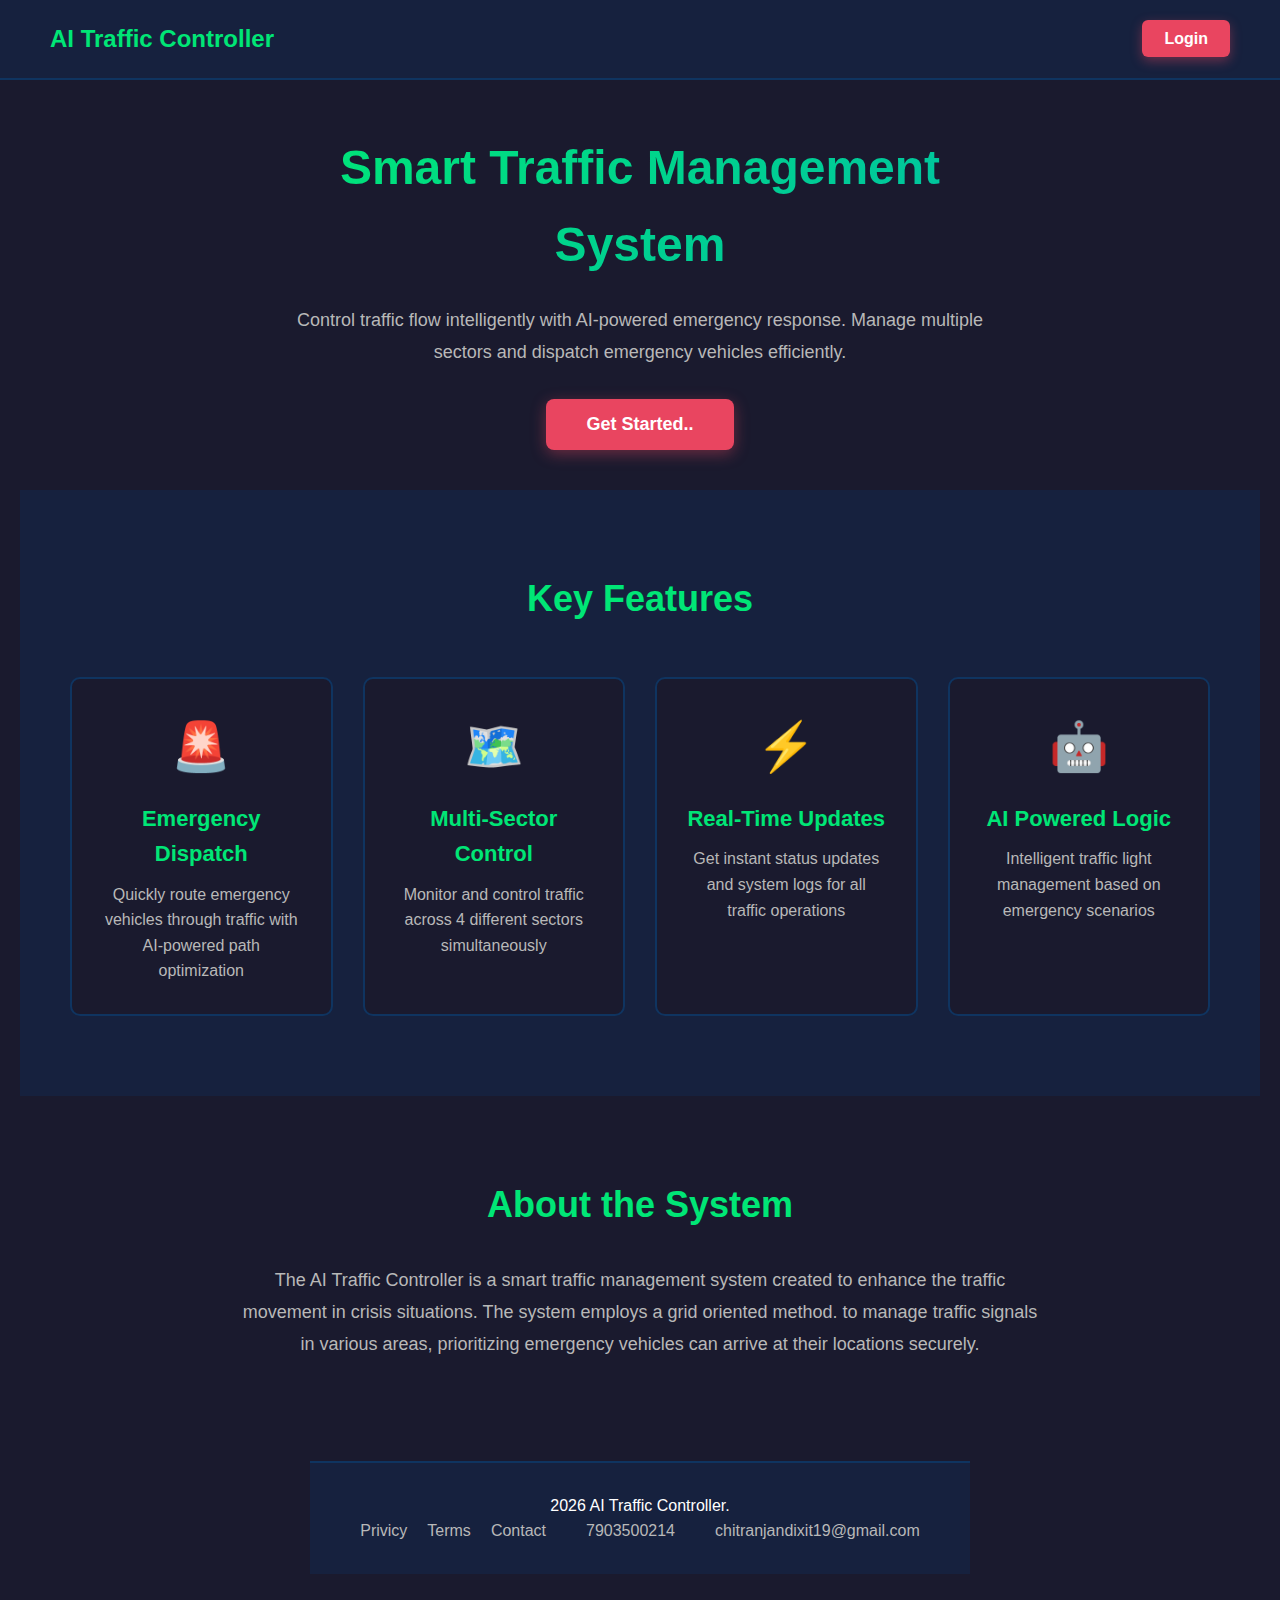
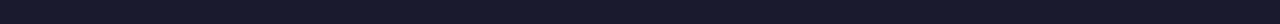
<file: index.html>
<!DOCTYPE html>
<html lang="en">
<head>
    <meta charset="UTF-8">
    <meta name="viewport" content="width=device-width, initial-scale=1.0">
    <link rel="stylesheet" href="hero-style.css">
    <title>AI Trafic Controller</title>
</head>
<body>
    <header class="navbar">
        <div class="logo">
            <h2>AI Traffic Controller</h2>
        </div>
        <nav>
            <a class="lgn-button" href="login.html">Login</a>
        </nav>
    </header>

    <section class="hero-section" id="home">
        <div class="hero-content">
            <h1 class="hero-title">Smart Traffic Management System</h1>
            <p class="hero-description">
                Control traffic flow intelligently with AI-powered emergency response. 
                Manage multiple sectors and dispatch emergency vehicles efficiently.
            </p>
            <button class="cta-button" onclick="window.location.href='hero.html'">
                Get Started..
            </button>
        </div>

        <section class="features-section" id="features">
            <h2 class="section-title">Key Features</h2>
            <div class="features-grid">

                <!--Feature 1-->
                <div class="feature-card">
                    <div class="feature-icon">🚨</div>
                    <h3>Emergency Dispatch</h3>
                    <p>Quickly route emergency vehicles through traffic with AI-powered path optimization</p>
                </div>
                <!--Feature 2-->
                <div class="feature-card">
                    <div class="feature-icon">🗺️</div>
                    <h3>Multi-Sector Control</h3>
                    <p>Monitor and control traffic across 4 different sectors simultaneously</p>
                </div>
                <!-- Feature 3 -->
                <div class="feature-card">
                    <div class="feature-icon">⚡</div>
                    <h3>Real-Time Updates</h3>
                    <p>Get instant status updates and system logs for all traffic operations</p>
                </div>
                <!--Feature 4-->
                <div class="feature-card">
                    <div class="feature-icon">🤖</div>
                    <h3>AI Powered Logic</h3>
                    <p>Intelligent traffic light management based on emergency scenarios</p>
                </div>
            </div>
        </section>
        <section class="about-section" id="about">
            <div class="about-content">
                <h2>About the System</h2>
                <p>
                    The AI Traffic Controller is a smart traffic management system created to
                    enhance the traffic movement in crisis situations. The system employs a grid oriented method.
                    to manage traffic signals in various areas, prioritizing emergency vehicles
                    can arrive at their locations securely.
                </p>
            </div>
        </section>
        <footer class="footer">
            
                <p>2026 AI Traffic Controller.</p>
                <div class="footer-links">
                    <a href="#">Privicy</a>
                    <a href="#">Terms</a>
                    <a href="#">Contact </a>
                     <br>
                    <p> 7903500214</p>
                    <br>
                    <p> chitranjandixit19@gmail.com</p>
                
                </div>
         
        </footer>
    </section>
</body>
</html>
</file>
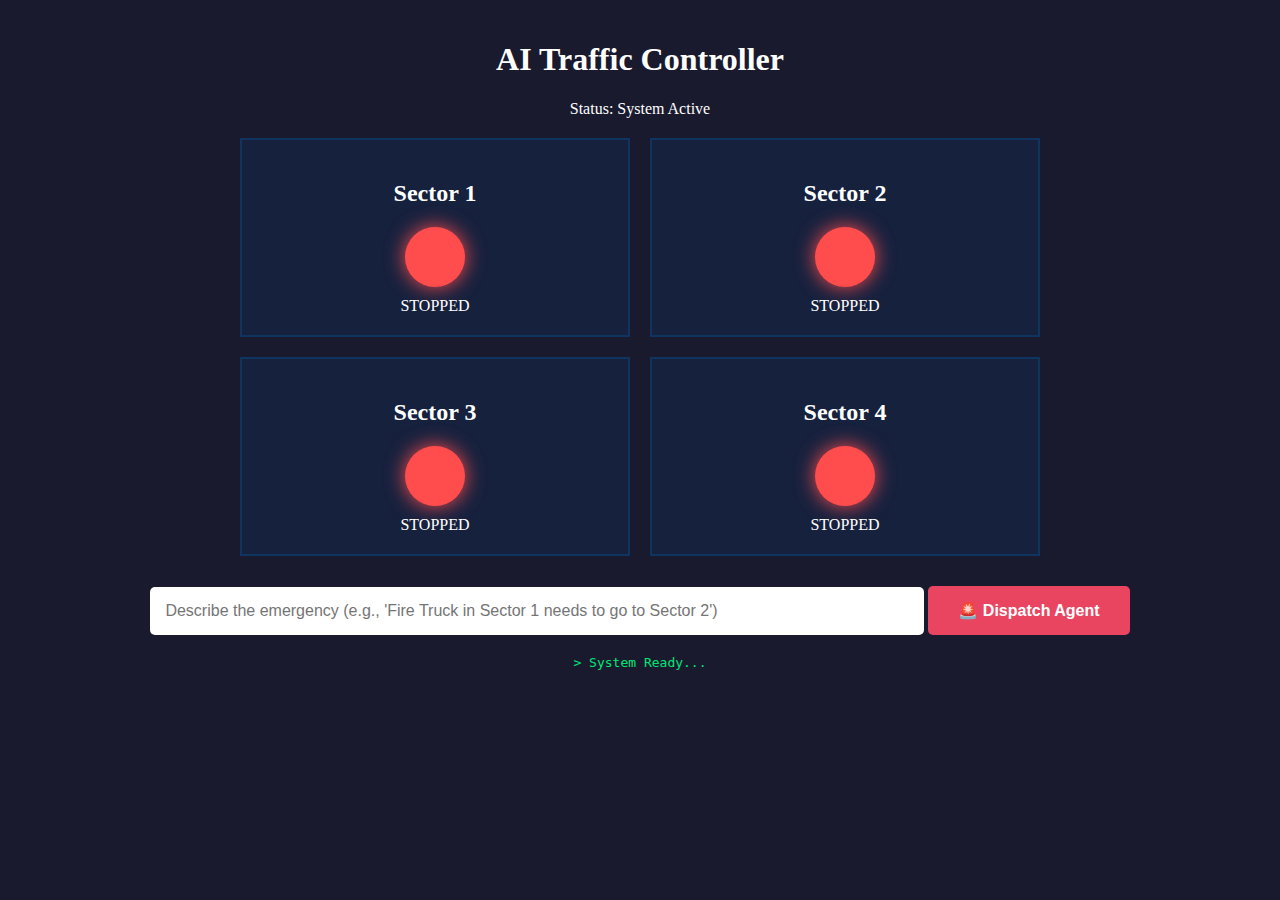
<file: hero.html>
<!DOCTYPE html>
<html lang="en">
<head>
    <meta charset="UTF-8">
    <meta name="viewport" content="width=device-width, initial-scale=1.0">
    <title>Agentic Traffic Control</title>
    <link rel="stylesheet" href="style.css">
</head>
<body>
    <div class="header">
        <h1>AI Traffic Controller</h1>
        <p>Status: <span id="system-status">System Active</span></p>
    </div>

    <div class="city-grid">
        <div class="sector" id="sector1">
            <h2>Sector 1</h2>
            <div class="traffic-light red"></div>
            <span class="status-text">STOPPED</span>
        </div>

        <div class="sector" id="sector2">
            <h2>Sector 2</h2>
            <div class="traffic-light red"></div>
            <span class="status-text">STOPPED</span>
        </div>

        <div class="sector" id="sector3">
            <h2>Sector 3</h2>
            <div class="traffic-light red"></div>
            <span class="status-text">STOPPED</span>
        </div>

        <div class="sector" id="sector4">
            <h2>Sector 4</h2>
            <div class="traffic-light red"></div>
            <span class="status-text">STOPPED</span>
        </div>
    </div>

    <div class="control-panel">
        <input type="text" id="emergencyInput" placeholder="Describe the emergency (e.g., 'Fire Truck in Sector 1 needs to go to Sector 2')">
        <button onclick="sendAlert()">🚨 Dispatch Agent</button>
    </div>

    <div class="agent-log" id="agentLog">
        > System Ready...
    </div>

    <script src="script.js"></script>
</body>
</html>
</file>
<file: hero-style.css>
* {
    margin: 0;
    padding: 0;
    box-sizing: border-box;
}
body {
    font-family:'Segoe UI', Verdana, sans-serif;
    background-color: #1a1a2e;
    color: white;
    line-height: 1.6;
}
.navbar {
    display: flex;
    justify-content: space-between;
    align-items: center;
    padding: 20px 50px;
    background-color: #16213e;
    border-bottom: 2px solid #0f3460;
}
.logo h2 {
    color: #00e676;
    font-size: 24px;
}
.navbar nav a {
    color: white;
    text-decoration: none;
    margin-left: 30px;
    font-size: 16px;
    transition: color 0.3s;
}
.navbar nav a:hover{
    color: #00e676;
}
.hero-section {
    display: flex;
    flex-direction: column;
    align-items: center;
    justify-content: center;
    min-height: 70vh;
    padding: 50px 20px;
    text-align: center;
}
.hero-content {
    max-width: 700px;
    margin-bottom: 40px;
}
.hero-title{
    font-size: 48px;
    margin-bottom: 20px;
    background: linear-gradient(135deg, #00e676, #00bfa5);
    -webkit-background-clip: text;
    -webkit-text-fill-color: transparent;
    background-clip: text;
}
.hero-description {
    font-size: 18px;
    color: #b8b8b8;
    margin-bottom: 30px;
    line-height: 1.8;
}
.lgn-button {
    padding: 10px 22px;
    font-size: 16px;
    font-weight: 600;
    color: #ffffff;
    background-color: #e94560;
    border: none;
    border-radius: 6px;
    cursor: pointer;
    transition: all 0.3s ease;
    box-shadow: 0 4px 12px rgba(233, 69, 96, 0.4);
}

.lgn-button:hover {
    background-color: #ff2e4d;
    transform: translateY(-2px);
    box-shadow: 0 6px 18px rgba(233, 69, 96, 0.6);
}

.lgn-button:active {
    transform: translateY(0);
    box-shadow: 0 3px 10px rgba(233, 69, 96, 0.4);
}

.cta-button {
    padding: 15px 40px;
    font-size: 18px;
    font-weight: bold;
    color: white;
    background-color: #e94560;
    border: none;
    border-radius: 8px;
    cursor: pointer;
    transition: all 0.3s ease;
    box-shadow: 0 4px 15px rgba(233, 69, 96, 0.4);
}
.cta-button:hover{
    background-color: #ff2e4d;
    transform: translatey(-2px);
    box-shadow: 0 6px 20px rgba(233, 69, 96, 0.6);
}
.hero-visual{
    margin-top: 20px;
}
.traffic-demo{
    display: flex;
    gap: 30px;
    justify-content: center;
}
.demo-light {
    width: 40px;
    height: 40px;
    border-radius: 50%;
    box-shadow: 0 0 20px currentColor;
}
.features-section {
    padding: 80px 50px;
    background-color: #16213e;
}
.section-title {
    text-align: center;
    font-size: 36px;
    margin-bottom: 50px;
    color: #00e676;
}
.features-grid {
    display: grid;
    grid-template-columns: repeat(auto-fit, minmax(250px, 1fr));
    gap:30px;
    max-width: 1200px;
    margin: 0 auto;
}
.feature-card{
    background-color: #1a1a2e;
    padding: 30px;
    border-radius: 10px;
    border: 2px solid #0f3460;
    text-align: center;
    transition: transform 0.3s border-colorr 0.3s;
}
.feature-card:hover{
    transform: translatey(-5px);
    border-color: #00e676;
}
.feature-icon {
    font-size: 48px;
    margin-bottom: 15px;
}
.feature-card h3 {
    font-size: 22px;
    margin-bottom: 10px;
    color: #00e676;
}
.feature-card p {
    color: #b8b8b8;
    font-size: 16px;
}
.about-section {
    padding: 80px 50px;
    background-color: #1a1a2e;
}
.about-content {
    max-width: 800px;
    margin: 0 auto;
    text-align: center;
}
.about-content h2{
    font-size: 36px;
    margin-bottom: 30px;
    color: #00e676;
}
.about-content p {
    font-size: 18px;
    color: #b8b8b8;
    margin-bottom: 20px;
    line-height: 1.8;
}
.footer {
    background-color: #16213e;
    padding: 30px 50px;
    border-top: 2px solid #0f3460;
}
.footer-content {
    display: flex;
    justify-content: space-between;
    align-items: center;
    max-width: 1200;
    margin: 0 auto;
}
.footer-content p{
    color: #fffbfb;
}
.footer-links{
    display: flex;
    gap: 20px;
    color: #b8b8b8;
}
a{
    text-decoration: none;
    color: #b8b8b8;
}
.footer-links.a:hover{
    color: #00e676;
    transition: color 0.3s;
}
.footer-links:hover {
    color: #00e676;
    text-decoration: none;
    transition: color 0.3s;
}
@media(max-width: 768px){
    .navbar{
        flex-direction: column;
        padding: 20px;
    }
    .navbar nav {
        margin-top: 15px;
    }
    .navbar nav a {
        margin: 0 10px;
    }
    .hero-title{
        font-size: 32px;
    }
    .hero-description{
        font-size: 16px;
    }
    .feature-grid{
        grid-template-columns: 1fr;
    }
    .footer-content{
        flex-direction: column;
        text-align: center;
    }
    .footer-links{
        margin-top: 15px;
    }
}
</file>
<file: style.css>
body {
    font-family: 'Times New Roman', Times, serif;
    background-color: #1a1a2e;
    color: white;
    text-align: center;
    margin: 0;
    padding: 20px;
}
.h1{
    font-size: 2em;
    margin-bottom: 10px;
    text-box: normal;
}
.header {
    margin-bottom: 20px;
}
.city-grid{
    display: grid;
    grid-template-columns: 1fr 1fr;
    gap: 20px;
    max-width: 800px;
    margin: 0 auto;
}
.sector {
    background-color: #16213e;
    border: 2px solid #0f3460;
    padding: 20px;
    transition: all0.3s;
}
.traffic-light{
    width: 60px;
    height: 60px;
    border-radius: 50%;
    margin: 10px auto;
    background-color: #333;
    box-shadow: 0 0 10px rgba(0, 0, 0, 0.5);
    transition: background-color 0.5 ease;
}
.traffic-light.red{
    background-color: #ff4d4d;
    box-shadow: 0 0 20px #ff4d4d;
}
.traffic-light.green{
    background-color: #00e676;
    box-shadow: 0 0 20px #00e676;
}
.control-panel{
    margin-top: 30px;
}
input{
    padding: 15px;
    width: 60%;
    border-radius: 5px;
    border: none;
    font-size: 16px;
}
button{
    padding: 15px 30px;
    background-color: #e94560;
    color: white;
    border: none;
    border-radius: 5px;
    cursor:pointer;
    font-size: 16px;
    font-weight: bold;
}
button:hover{
    background-color: #ff2e4d;
}
.agent-log {
    margin-top: 20px;
    font-family: monospace;
    color: #00e676;
}
</file>
